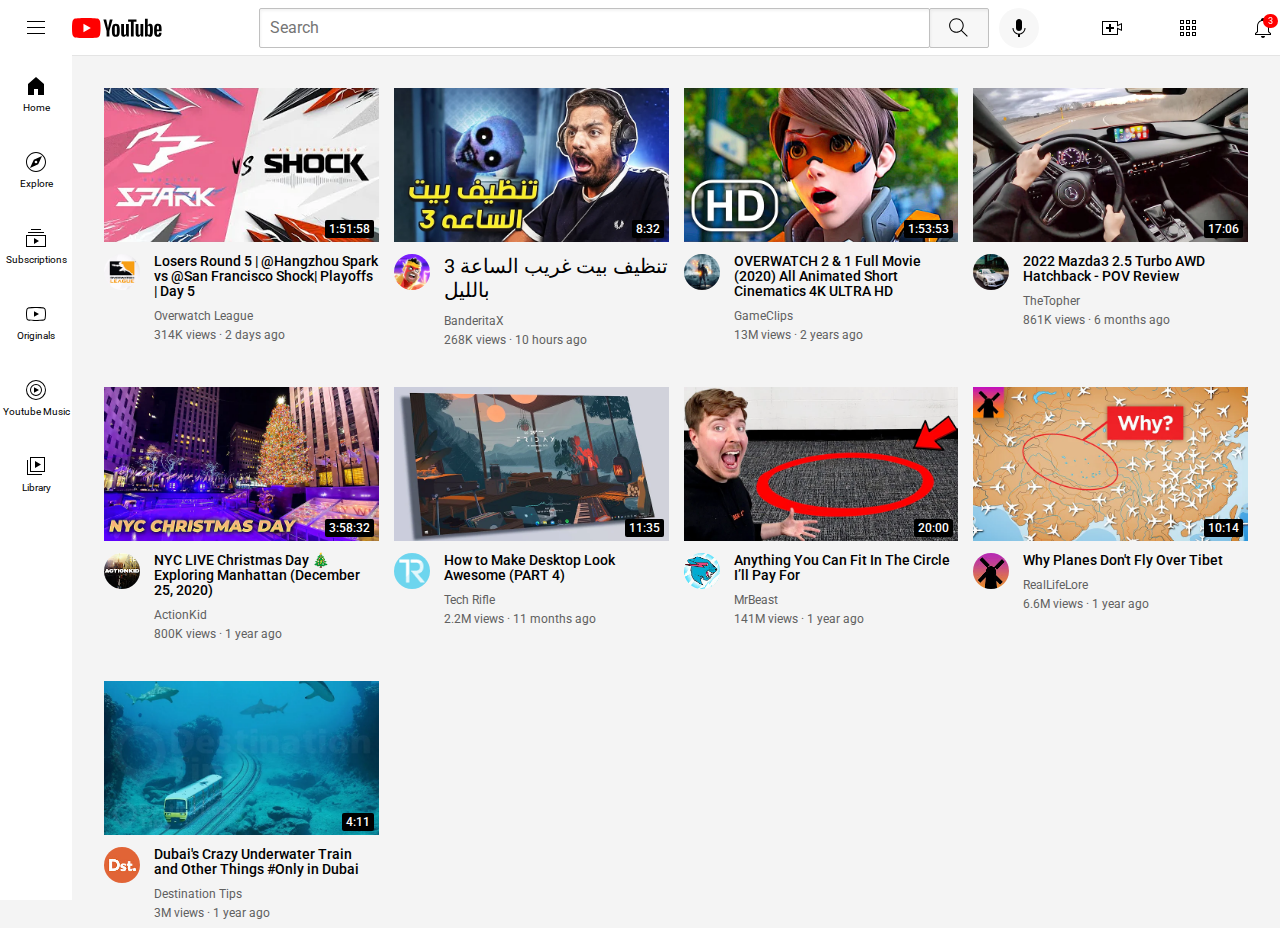
<file: index.html>
<!DOCTYPE html>
<html>
    <head>
        
        <title>Youtube made by Adham</title>

        <link rel="preconnect" href="https://fonts.googleapis.com">
        <link rel="preconnect" href="https://fonts.gstatic.com" crossorigin>
        <link href="https://fonts.googleapis.com/css2?family=Montserrat&family=Roboto:wght@400;500;700&display=swap" rel="stylesheet">
        <link rel="stylesheet" href="Youtube.css">

    </head>
    <body style="padding-top: 80px;
    padding-left: 96px; padding-right: 24px; background-color: rgb(244, 244, 244);">
        <div class="header">
            <div class="left-place">
                <img class="hamburgerstyle" src="channelspics/hamburger-menu.svg">
                <img class="youtubelogostyle" src="channelspics/youtube-logo.svg">
            </div>
            <div class="center">
                <input class="searchbar" type="text" placeholder="Search">
                <button class="searchbutton">
                    <img class="searchbaricon" src="channelspics/search.svg">
                    <div class="tooltip">Search</div>
                </button>
                <button class="voicebuttonstyle">
                    <img class="voiceimgstyle" src="channelspics/voice-search-icon.svg">
                    <div class="tooltip">Voice Search</div>
                </button>
            </div>
            <div class="right-place">
                <div class="uploadcontainer">
                    <img class="uploadbutton" src="channelspics/upload.svg">
                    <div class="tooltip">Create</div>
                </div>
                <div class="youtubeappscontainer">
                    <img class="youtubeapps" src="channelspics/youtube-apps.svg">
                    <div class="tooltip">YouTube Apps</div>
                </div>
                <div class="notificationstyle">
                    <img class="notifications" src="channelspics/notifications.svg">
                    <div class="notificationsnumber">3</div>
                    <div class="tooltip">Notifications</div>
                </div>
            </div>
        </div>

        <div class="sidebar">
            <div class="sidebar-link">
                <img src="channelspics/home.svg">
                <div>Home</div>
            </div>
            <div class="sidebar-link">
                <img src="channelspics/explore.svg">
                <div>Explore
                </div>
            </div>
            <div class="sidebar-link">
                <img src="channelspics/subscriptions.svg">
                <div>Subscriptions</div>

            </div>
            <div class="sidebar-link">
                <img src="channelspics/originals.svg">
                <div>Originals</div>
            </div>
            <div class="sidebar-link">
                <img src="channelspics/youtube-music.svg">
                <div>Youtube Music</div>
            </div>
            <div class="sidebar-link">
                <img src="channelspics/library.svg">
                <div>Library</div>
            </div>
        </div>

        <div class="videosgrid">

            <div class="video">
                <div class="thumnailstyle">
                    <a href="https://www.youtube.com/watch?v=9X-wQ9dikFs">
                        <img class="Img" src="Thumbnails/hqdefault.webp">
                        <div class="videotime">1:51:58</div>
                    </a>
                    
                </div>
                <div class="videogrid">
                    <div class="channelpic">
                        <a href="https://www.youtube.com/@overwatchleague">
                            <img class="channelpicstyle" src="channelspics/channels4_profile.jpg">
                        </a>
                    </div>
                    <div class="videoinfo">

                        <p class="videotitle">
                            <a class="videolink" href="https://www.youtube.com/watch?v=9X-wQ9dikFs">
                                Losers Round 5 | @Hangzhou Spark vs @San Francisco Shock| Playoffs | Day 5
                            </a>
                        </p>

                        <p class="Channel">
                            <a class="channellink" href="https://www.youtube.com/@overwatchleague">Overwatch League</a>
                        </p>
                        <P class="views">
                            314K views &#183 2 days ago
                    </div>
                </div>
            </div>
        
            <div class="video">
                <div class="thumnailstyle">
                    <a href="https://www.youtube.com/watch?v=b8N1UfcNOqc&t=1s">
                        <img class="Img" src="Thumbnails/hq72000.webp">
                        <div class="videotime">8:32</div>
                    </a>
                </div>
                <div class="videogrid">
                    <div class="channelpic">
                        <a href="https://www.youtube.com/@BanderitaX">
                            <img class="channelpicstyle" src="channelspics/channels3_profile.jpg">
                        </a>
                    </div>
                    <div class="videoinfo">
                        <p class="videotitle2">
                            <a class="videolink" href="https://www.youtube.com/watch?v=b8N1UfcNOqc&t=1s">
                                تنظيف بيت غريب الساعة 3 بالليل
                            </a>
                        </p>
                        <p class="Channel">
                            <a class="channellink" href="https://www.youtube.com/@BanderitaX">
                                BanderitaX
                            </a>
                        </p>
                        <P class="views">
                            268K views &#183 10 hours ago
                    </div>
                </div>
            </div>
    
            <div class="video">
                <div class="thumnailstyle">
                    <a href="https://www.youtube.com/watch?v=RxeD6EOoyYs&t=14s">
                        <img class="Img" src="Thumbnails/hq720.webp">
                        <div class="videotime">1:53:53</div>
                    </a>

                </div>
                <div class="videogrid">
                    <div class="channelpic">
                        <a href="https://www.youtube.com/@GameClipsHD">
                            <img class="channelpicstyle" src="channelspics/unnamed.jpg">
                        </a>
                    </div>
                    <div class="videoinfo">
                        <p class="videotitle">
                            <a class="videolink" href="https://www.youtube.com/watch?v=RxeD6EOoyYs&t=14s">
                                OVERWATCH 2 & 1 Full Movie (2020) All Animated Short Cinematics 4K ULTRA HD
                            </a>
                        </p>
                        <p class="Channel">
                            <a class="channellink" href="https://www.youtube.com/@GameClipsHD">
                                GameClips
                            </a>
                        </p>
                        <P class="views">
                            13M views &#183 2 years ago
                    </div>
                </div>
            </div>

            <div class="video">
                <div class="thumnailstyle">
                    <a href="https://www.youtube.com/watch?v=Lih-QWkJvVU&t=12s">
                        <img class="Img" src="Thumbnails/0.webp">
                        <div class="videotime">17:06</div>
                    </a>
                </div>
                <div class="videogrid">
                    <div class="channelpic">
                        <a href="https://www.youtube.com/@TheTopher">
                            <img class="channelpicstyle" src="channelspics/00.jpg">
                        </a>
                    </div>
                    <div class="videoinfo">
                        <p class="videotitle">
                            <a class="videolink" href="https://www.youtube.com/watch?v=Lih-QWkJvVU&t=12s">
                                2022 Mazda3 2.5 Turbo AWD Hatchback - POV Review
                            </a>
                        </p>
                        <p class="Channel">
                            <a class="channellink" href="https://www.youtube.com/@TheTopher">
                                TheTopher
                            </a>
                        </p>
                        <P class="views">
                            861K views &#183 6 months ago
                    </div>
                </div>
            </div>

            <div class="video">
                <div class="thumnailstyle">
                    <a href="https://www.youtube.com/watch?v=fB7OFiCLpQc&t=3s">
                        <img class="Img" src="Thumbnails/56.webp">
                        <div class="videotime">3:58:32</div>
                    </a>
                </div>
                <div class="videogrid">
                    <div class="channelpic">
                        <a href="https://www.youtube.com/@ActionKid">
                            <img class="channelpicstyle" src="channelspics/6666.jpg">
                        </a>
                    </div>
                    <div class="videoinfo">
                        <p class="videotitle">
                            <a class="videolink" href="https://www.youtube.com/watch?v=fB7OFiCLpQc&t=3s">
                                NYC LIVE Christmas Day 🎄 Exploring Manhattan (December 25, 2020)
                            </a>
                        </p>
                        <p class="Channel">
                            <a class="channellink" href="https://www.youtube.com/@ActionKid">
                                ActionKid
                            </a>
                        </p>
                        <P class="views">
                            800K views &#183 1 year ago
                    </div>
                </div>
            </div>

            <div class="video">
                <div class="thumnailstyle">
                    <a href="https://www.youtube.com/watch?v=Vy1SlxviAZU">
                        <img class="Img" src="Thumbnails/hq720 (1).webp">
                        <div class="videotime">11:35</div>
                    </a>
                </div>
                <div class="videogrid">
                    <div class="channelpic">
                        <a href="https://www.youtube.com/@TechRifle">
                            <img class="channelpicstyle" src="channelspics/unnamed1.jpg">
                        </a>
                    </div>
                    <div class="videoinfo">
                        <p class="videotitle">
                            <a class="videolink" href="https://www.youtube.com/watch?v=Vy1SlxviAZU">
                                How to Make Desktop Look Awesome (PART 4)
                            </a>
                        </p>
                        <p class="Channel">
                            <a class="channellink" href="https://www.youtube.com/@TechRifle">
                                Tech Rifle
                            </a>
                        </p>
                        <P class="views">
                            2.2M views &#183 11 months ago
                    </div>
                </div>
            </div>

            <div class="video">
                <div class="thumnailstyle">
                    <a href="https://www.youtube.com/watch?v=yXWw0_UfSFg">
                        <img class="Img" src="Thumbnails/thumbnail-6.webp">
                        <div class="videotime">20:00</div>
                    </a>
                </div>
                <div class="videogrid">
                    <div class="channelpic">
                        <a href="https://www.youtube.com/@MrBeast">
                            <img class="channelpicstyle" src="channelspics/channel-6.jpeg">
                        </a>
                    </div>
                    <div class="videoinfo">
                        <p class="videotitle">
                            <a class="videolink" href="https://www.youtube.com/watch?v=yXWw0_UfSFg`">
                                Anything You Can Fit In The Circle I’ll Pay For
                            </a>
                        </p>
                        <p class="Channel">
                            <a class="channellink" href="https://www.youtube.com/@MrBeast">
                                MrBeast
                            </a>
                        </p>
                        <P class="views">
                            141M views &#183 1 year ago
                    </div>
                </div>
            </div>

            <div class="video">
                <div class="thumnailstyle">
                    <a href="https://www.youtube.com/watch?v=fNVa1qMbF9Y&t=122s"> 
                        <img class="Img" src="Thumbnails/thumbnail-7.webp">
                        <div class="videotime">10:14</div>
                    </a>
                </div>
                <div class="videogrid">
                    <div class="channelpic">
                        <a href="https://www.youtube.com/@RealLifeLore">
                            <img class="channelpicstyle" src="channelspics/channel-7.jpeg">
                        </a>
                    </div>
                    <div class="videoinfo">
                        <p class="videotitle">
                            <a class="videolink" href="https://www.youtube.com/watch?v=fNVa1qMbF9Y&t=122s">
                                Why Planes Don't Fly Over Tibet
                            </a>
                        </p>
                        <p class="Channel">
                            <a class="channellink" href="https://www.youtube.com/@RealLifeLore">
                                RealLifeLore
                            </a>
                        </p>
                        <P class="views">
                            6.6M views &#183 1 year ago
                    </div>
                </div>
            </div>

                <div class="video">
                    <div class="thumnailstyle">
                        <a href="https://www.youtube.com/watch?v=0nZuYyXET3s">
                            <img class="Img" src="Thumbnails/thumbnail-11.webp">
                            <div class="videotime">4:11</div>
                        </a>
                    </div>
                    <div class="videogrid">
                        <div class="channelpic">
                            <a href="https://www.youtube.com/@Destinationtips">
                                <img class="channelpicstyle" src="channelspics/channel-11.jpeg">
                            </a>
                        </div>
                        <div class="videoinfo">
                            <p class="videotitle">
                                <a class="videolink" href="https://www.youtube.com/watch?v=0nZuYyXET3s">
                                    Dubai's Crazy Underwater Train and Other Things #Only in Dubai
                                </a>
                            </p>
                            <p class="Channel">
                                <a class="channellink" href="https://www.youtube.com/@Destinationtips">
                                    Destination Tips
                                </a>
                            </p>
                            <P class="views">
                                3M views &#183 1 year ago
                        </div>
                    </div>
                </div>
        </div>





    </body>
</html>
</file>
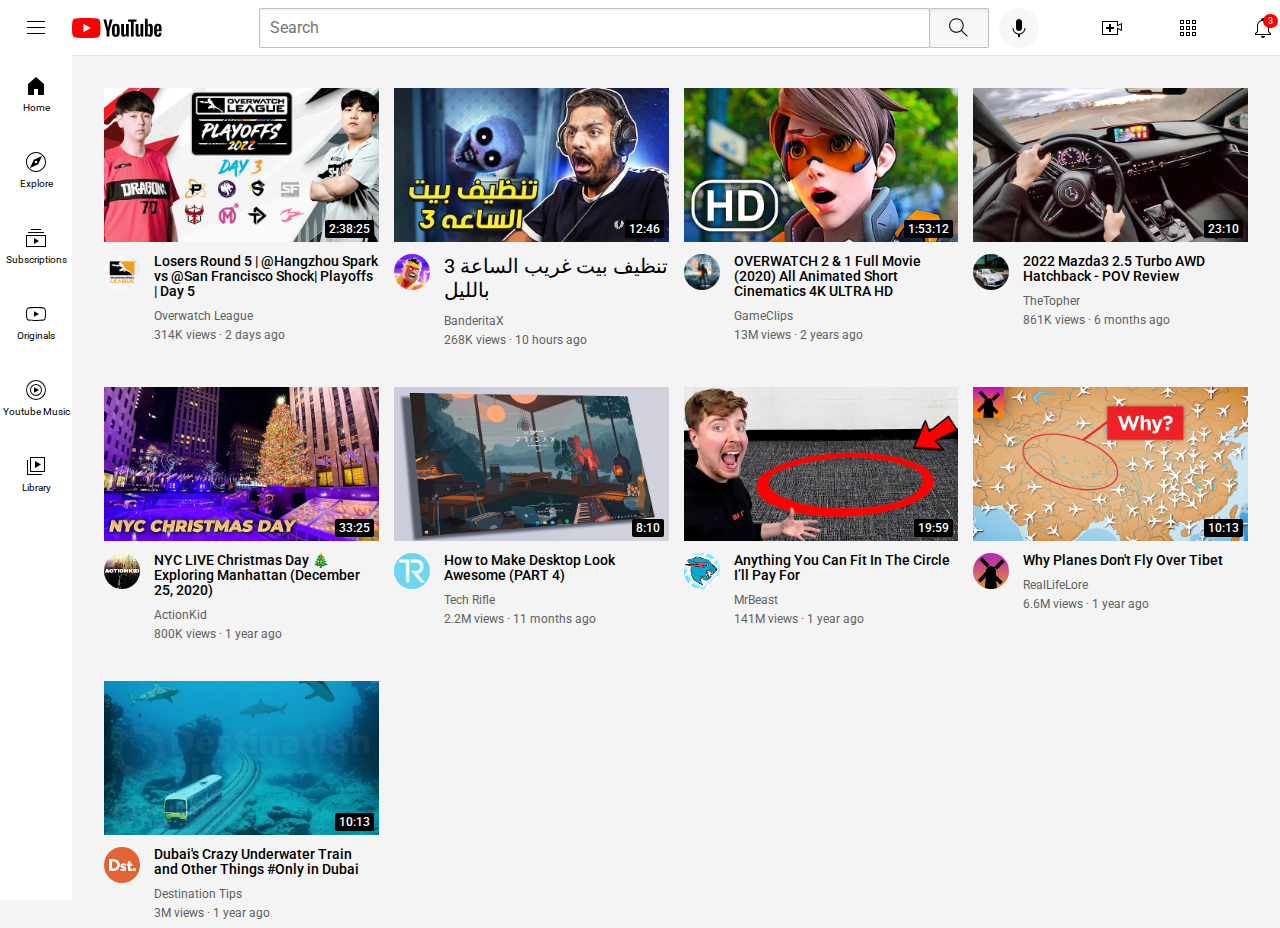
<file: Youtube.html>
<!DOCTYPE html>
<html>
    <head>
        
        <title>Youtube made by Adham</title>

        <link rel="preconnect" href="https://fonts.googleapis.com">
        <link rel="preconnect" href="https://fonts.gstatic.com" crossorigin>
        <link href="https://fonts.googleapis.com/css2?family=Montserrat&family=Roboto:wght@400;500;700&display=swap" rel="stylesheet">
        <link rel="stylesheet" href="Youtube.css">

    </head>
    <body style="padding-top: 80px;
    padding-left: 96px; padding-right: 24px; background-color: rgb(244, 244, 244);">
        <div class="header">
            <div class="left-place">
                <img class="hamburgerstyle" src="channelspics/hamburger-menu.svg">
                <img class="youtubelogostyle" src="channelspics/youtube-logo.svg">
            </div>
            <div class="center">
                <input class="searchbar" type="text" placeholder="Search">
                <button class="searchbutton">
                    <img class="searchbaricon" src="channelspics/search.svg">
                    <div class="tooltip">Search</div>
                </button>
                <button class="voicebuttonstyle">
                    <img class="voiceimgstyle" src="channelspics/voice-search-icon.svg">
                    <div class="tooltip">Voice Search</div>
                </button>
            </div>
            <div class="right-place">
                <div class="uploadcontainer">
                    <img class="uploadbutton" src="channelspics/upload.svg">
                    <div class="tooltip">Create</div>
                </div>
                <div class="youtubeappscontainer">
                    <img class="youtubeapps" src="channelspics/youtube-apps.svg">
                    <div class="tooltip">YouTube Apps</div>
                </div>
                <div class="notificationstyle">
                    <img class="notifications" src="channelspics/notifications.svg">
                    <div class="notificationsnumber">3</div>
                    <div class="tooltip">Notifications</div>
                </div>
            </div>
        </div>

        <div class="sidebar">
            <div class="sidebar-link">
                <img src="channelspics/home.svg">
                <div>Home</div>
            </div>
            <div class="sidebar-link">
                <img src="channelspics/explore.svg">
                <div>Explore
                </div>
            </div>
            <div class="sidebar-link">
                <img src="channelspics/subscriptions.svg">
                <div>Subscriptions</div>

            </div>
            <div class="sidebar-link">
                <img src="channelspics/originals.svg">
                <div>Originals</div>
            </div>
            <div class="sidebar-link">
                <img src="channelspics/youtube-music.svg">
                <div>Youtube Music</div>
            </div>
            <div class="sidebar-link">
                <img src="channelspics/library.svg">
                <div>Library</div>
            </div>
        </div>

        <div class="videosgrid">

    
            <div class="video">
                <div class="thumnailstyle">
                    <img class="Img" src="Thumbnails/hq720_live.webp">
                    <div class="videotime">2:38:25</div>
                </div>
                <div class="videogrid">
                    <div class="channelpic">
                        <img class="channelpicstyle" src="channelspics/channels4_profile.jpg">
                    </div>
                    <div class="videoinfo">
                        <p class="videotitle">
                            Losers Round 5 | @Hangzhou Spark vs @San Francisco Shock| Playoffs | Day 5
                        </p>
                        <p class="Channel">
                            Overwatch League
                        </p>
                        <P class="views">
                            314K views &#183 2 days ago
                    </div>
                </div>
            </div>
    
            <div class="video">
                <div class="thumnailstyle">
                    <img class="Img" src="Thumbnails/hq72000.webp">
                    <div class="videotime">12:46</div>
                </div>
                <div class="videogrid">
                    <div class="channelpic">
                        <img class="channelpicstyle" src="channelspics/channels3_profile.jpg">
                    </div>
                    <div class="videoinfo">
                        <p class="videotitle2">
                            تنظيف بيت غريب الساعة 3 بالليل
                        </p>
                        <p class="Channel">
                            BanderitaX
                        </p>
                        <P class="views">
                            268K views &#183 10 hours ago
                    </div>
                </div>
            </div>
    
            <div class="video">
                <div class="thumnailstyle">
                    <img class="Img" src="Thumbnails/hq720.webp">
                    <div class="videotime">1:53:12</div>
                </div>
                <div class="videogrid">
                    <div class="channelpic">
                        <img class="channelpicstyle" src="channelspics/unnamed.jpg">
                    </div>
                    <div class="videoinfo">
                        <p class="videotitle">
                            OVERWATCH 2 & 1 Full Movie (2020) All Animated Short Cinematics 4K ULTRA HD
                        </p>
                        <p class="Channel">
                            GameClips
                        </p>
                        <P class="views">
                            13M views &#183 2 years ago
                    </div>
                </div>
            </div>

            <div class="video">
                <div class="thumnailstyle">
                    <img class="Img" src="Thumbnails/0.webp">
                    <div class="videotime">23:10</div>
                </div>
                <div class="videogrid">
                    <div class="channelpic">
                        <img class="channelpicstyle" src="channelspics/00.jpg">
                        
                    </div>
                    <div class="videoinfo">
                        <p class="videotitle">
                            2022 Mazda3 2.5 Turbo AWD Hatchback - POV Review
                        </p>
                        <p class="Channel">
                            TheTopher
                        </p>
                        <P class="views">
                            861K views &#183 6 months ago
                    </div>
                </div>
            </div>

            <div class="video">
                <div class="thumnailstyle">
                    <img class="Img" src="Thumbnails/56.webp">
                    <div class="videotime">33:25</div>
                </div>
                <div class="videogrid">
                    <div class="channelpic">
                        <img class="channelpicstyle" src="channelspics/6666.jpg">
                    </div>
                    <div class="videoinfo">
                        <p class="videotitle">
                            NYC LIVE Christmas Day 🎄 Exploring Manhattan (December 25, 2020)
                        </p>
                        <p class="Channel">
                            ActionKid
                        </p>
                        <P class="views">
                            800K views &#183 1 year ago
                    </div>
                </div>
            </div>

            <div class="video">
                <div class="thumnailstyle">
                    <img class="Img" src="Thumbnails/hq720 (1).webp">
                    <div class="videotime">8:10</div>
                </div>
                <div class="videogrid">
                    <div class="channelpic">
                        <img class="channelpicstyle" src="channelspics/unnamed1.jpg">
                    </div>
                    <div class="videoinfo">
                        <p class="videotitle">
                            How to Make Desktop Look Awesome (PART 4)
                        </p>
                        <p class="Channel">
                            Tech Rifle
                        </p>
                        <P class="views">
                            2.2M views &#183 11 months ago
                    </div>
                </div>
            </div>

            <div class="video">
                <div class="thumnailstyle">
                    <img class="Img" src="Thumbnails/thumbnail-6.webp">
                    <div class="videotime">19:59</div>
                </div>
                <div class="videogrid">
                    <div class="channelpic">
                        <img class="channelpicstyle" src="channelspics/channel-6.jpeg">
                    </div>
                    <div class="videoinfo">
                        <p class="videotitle">
                            Anything You Can Fit In The Circle I’ll Pay For
                        </p>
                        <p class="Channel">
                            MrBeast
                        </p>
                        <P class="views">
                            141M views &#183 1 year ago
                    </div>
                </div>
            </div>

            <div class="video">
                <div class="thumnailstyle">
                    <img class="Img" src="Thumbnails/thumbnail-7.webp">
                    <div class="videotime">10:13</div>
                </div>
                <div class="videogrid">
                    <div class="channelpic">
                        <img class="channelpicstyle" src="channelspics/channel-7.jpeg">
                    </div>
                    <div class="videoinfo">
                        <p class="videotitle">
                            Why Planes Don't Fly Over Tibet
                        </p>
                        <p class="Channel">
                            RealLifeLore
                        </p>
                        <P class="views">
                            6.6M views &#183 1 year ago
                    </div>
                </div>
            </div>

                <div class="video">
                    <div class="thumnailstyle">
                        <img class="Img" src="Thumbnails/thumbnail-11.webp">
                        <div class="videotime">10:13</div>
                    </div>
                    <div class="videogrid">
                        <div class="channelpic">
                            <img class="channelpicstyle" src="channelspics/channel-11.jpeg">
                        </div>
                        <div class="videoinfo">
                            <p class="videotitle">
                                Dubai's Crazy Underwater Train and Other Things #Only in Dubai
                            </p>
                            <p class="Channel">
                                Destination Tips
                            </p>
                            <P class="views">
                                3M views &#183 1 year ago
                        </div>
                    </div>
                </div>
        </div>





    </body>
</html>
</file>
<file: Youtube.css>
p{
    font-family: Roboto;
    margin-top: 0;
    margin-bottom: 0;
}
.searchbar{
    font-size: 16px;
    flex: 1;
    height: 36px;
    padding-left: 10px;
    border-width: 1px;
    border-style: solid;
    border-color: rgb(192, 192, 192);
    border-radius: 2px;
    box-shadow: inset 1px 2px 3px rgba(0, 0, 0, 0.05);
    width: 0;
}
.searchbar::placeholder{
    font-family: Roboto,arial;
    font-size: 16px;
}
.Img{
    width: 100%;
}
.video{
    width: 100%; 
    cursor: pointer;
    
}
.videotitle{
    margin-top: 0;
    font-weight: 500;
    font-size: 14px;
    line-height: 15px;
    margin-bottom: 10px;
    cursor: pointer;
}
.videogrid{
    display: grid;
    grid-template-columns: 50px 1fr;
}


.channelpicstyle{
    width: 36px;
    border-radius: 50px;
    
}
.thumnailstyle{
    margin-bottom: 8px;
    margin-right: 0;
    position: relative;
}
.Channel{
    font-size: 12px;
    color: rgb(96, 96, 96);
    margin-bottom: 5px;
    
}
.views{
    font-size: 12px;
    color: rgb(96, 96, 96);
    margin-top: 0;
}

.videotitle2{
    font-size: 20px;
    margin-bottom: 12px;
}

.videosgrid{
    display: grid;
    grid-template-columns: 1fr 1fr 1fr;
    column-gap: 15px;
    row-gap: 40px;
}

@media (max-width: 750px) {
    .videosgrid{
        grid-template-columns: 1fr 1fr;
    }
}

@media (min-width: 1000px) {
    .videosgrid{
        grid-template-columns: 1fr 1fr 1fr 1fr;
    }
}

.videolink{
    color: black;
    text-decoration-line: none;
}

.channellink{
    color: rgb(96, 96, 96);
    text-decoration-line: none; 
}


.header{
    display: flex;
    flex-direction: row;
    height: 55px;
    justify-content: space-between;
    position: fixed;
    right: 0;
    left: 0;
    top: 0;
    background-color: white;
    border-bottom-width: 1px;
    border-bottom-style: solid;
    border-bottom-color: rgb(228, 228, 228);
    z-index: 100;
}
.left-place{
    display: flex;
    align-items: center;
    
}
.right-place{
    justify-content: space-between;
    display: flex;
    align-items: center;
    width: 180px;
    flex-shrink: 0;
    
}
.center{
    flex: 1;
    margin-left: 70px;
    margin-right: 35px;
    max-width: 780px;
    display: flex;
    align-items: center;
}
.hamburgerstyle{
    height: 24px;
    margin-left: 24px;
    margin-right: 24px;
}
.youtubelogostyle{
    height: 20px;
}
.searchbutton{
    height: 40px;
    width: 60px;
    background-color: rgb(247, 247, 247);
    border-width: 1px;
    border-style: solid;
    border-color: rgb(192, 192, 192);
    border-radius: 2px;
    box-shadow: inset 1px 2px 3px rgba(0, 0, 0, 0.05);
    margin-left: -1px;
    position: relative;
}
.searchbutton, .voicebuttonstyle, .uploadcontainer, .notificationstyle, .youtubeappscontainer {
    display: flex;
    justify-content: center;
    position: relative;
    align-items: center;
    
}
.searchbutton .tooltip, .voicebuttonstyle .tooltip, .uploadcontainer .tooltip, .youtubeappscontainer .tooltip{
    position: absolute;
    background-color: rgb(126, 126, 126);
    color: white;
    margin-top: 6px;
    padding-top: 4px;
    padding-left: 8px;
    padding-bottom: 4px;
    padding-right: 8px;
    border-radius: 2px;
    font-size: 12px;
    bottom: -26px;
    opacity: 0;
    transition: opacity 0.15s;
    pointer-events: none;
    white-space: nowrap;
    font-family: Roboto;

}

.notificationstyle .tooltip{
    position: absolute;
    background-color: rgb(126, 126, 126);
    color: white;
    margin-top: 6px;
    padding-top: 4px;
    padding-left: 8px;
    padding-bottom: 4px;
    padding-right: 8px;
    border-radius: 2px;
    font-size: 12px;
    bottom: -26px;
    right: 3px;
    opacity: 0;
    transition: opacity 0.15s;
    pointer-events: none;
    white-space: nowrap;
    font-family: Roboto;
}

.searchbutton:hover .tooltip, .voicebuttonstyle:hover .tooltip , .uploadcontainer:hover .tooltip, .notificationstyle:hover .tooltip ,.youtubeappscontainer:hover .tooltip{
    opacity: 1;

}


.voicebuttonstyle{
    height: 40px;
    width: 40px;
    margin-left: 10px;
    border-radius: 20px;
    border: none;
    background-color:  rgb(247, 247, 247);
}
.searchbaricon{
    height: 25px;
    
}
.voiceimgstyle{
    height: 24px;
    
    background-color:  rgb(247, 247, 247);;
}
.uploadbutton{
    height: 24px;
}
.youtubeapps{
    height: 24px;
}
.notifications{
    height: 24px;
    padding-right: 5px;
    
}
.sidebar{
    position: fixed;
    top: 55px;
    bottom: 0;
    left: 0;
    width: 72px;
    background-color: rgb(255, 255, 255);
    z-index: 101;
}

.sidebar-link{
    background-color: rgb(255, 255, 255);
    height: 76px;
    display: flex;
    justify-content: center;
    align-items: center;
    flex-direction: column;
    cursor: pointer;
    
}

.sidebar-link:hover{
    background-color: rgb(235, 235, 235);
}

.sidebar-link img{
    height: 24px;
    margin-bottom: 4px;
    
    
}
.sidebar-link div{
    font-family: Roboto;
    font-size: 10px;
    
}
.videotime{
    background-color: black;
    color: white;
    position: absolute;
    bottom: 8px;
    right: 5px;
    font-family: Roboto;
    font-size: 12px;
    font-weight: 500;
    padding-top: 2px;
    padding-bottom: 2px;
    padding-left: 4px;
    padding-right: 4px;
    border-radius: 2px;
}
.notificationstyle{
    position: relative;
    
}
.notificationsnumber{
    position: absolute;
    top: -2px;
    right: 2px;
    background-color: red;
    color: white;
    font-family: Roboto;
    font-size: 9px;
    padding-right: 5px;
    padding-left: 5px;
    padding-top: 2px;
    padding-bottom: 2px;
    border-radius: 10px;
}
</file>
